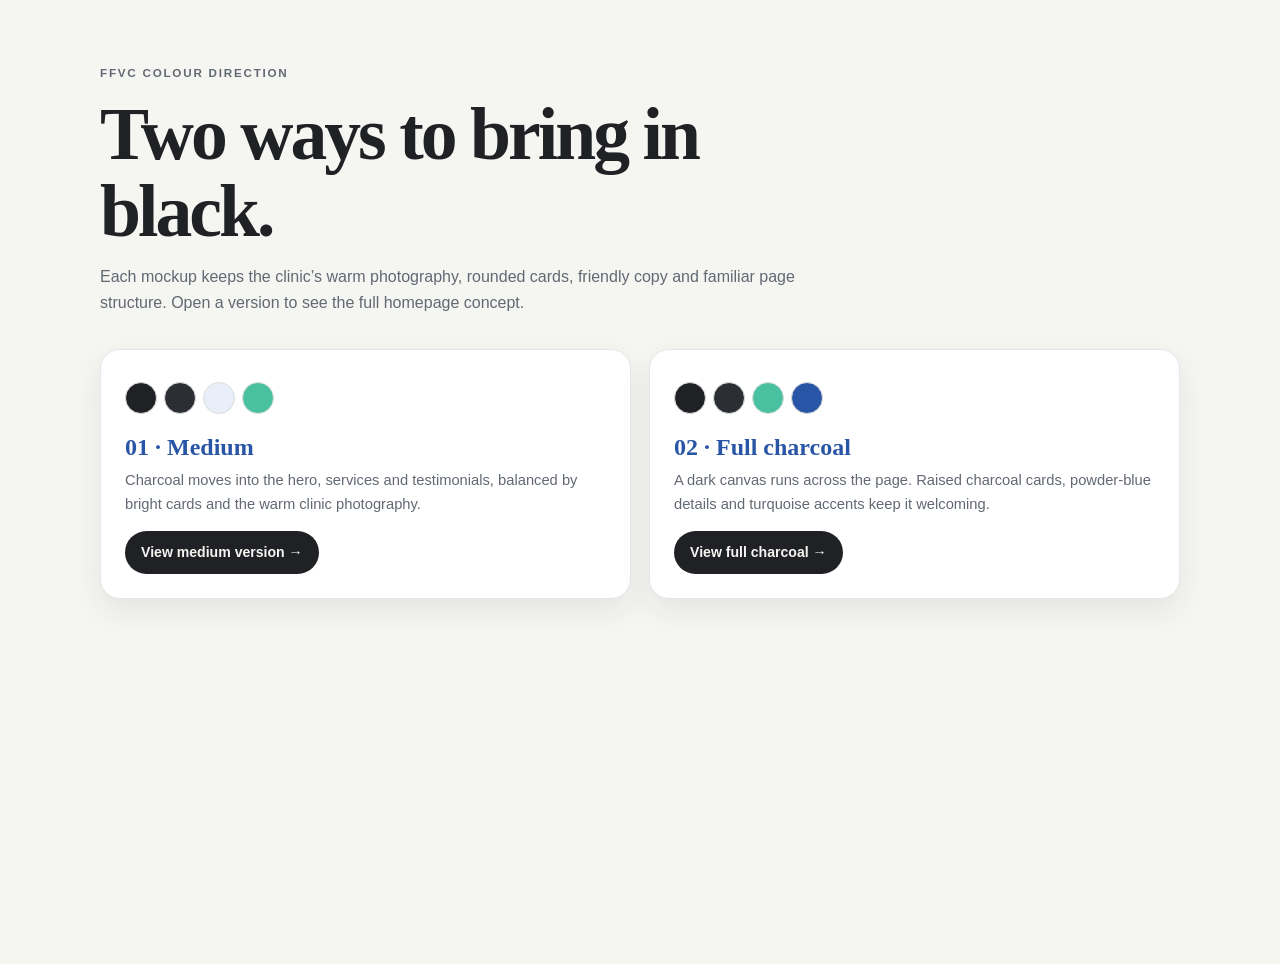
<file: ffvc-black-mockups/index.html>
<!doctype html><html lang="en-AU"><head><meta charset="utf-8"><meta name="viewport" content="width=device-width,initial-scale=1"><title>FFVC — Black palette mockups</title><link rel="stylesheet" href="styles.css"><style>
body{min-height:100vh;background:#f5f5f2;color:#202124;font:16px/1.6 'DM Sans',Arial,sans-serif}.wrap{width:min(1080px,calc(100% - 40px));margin:64px auto}.intro{max-width:700px;margin-bottom:34px}.intro h1{font:600 clamp(2.6rem,6vw,4.6rem)/1.05 'Playfair Display',Georgia,serif;letter-spacing:-.04em;color:#202124;margin:0 0 14px}.intro p{color:#626973}.grid{display:grid;grid-template-columns:repeat(2,1fr);gap:18px}.option{display:flex;flex-direction:column;min-height:240px;padding:24px;border-radius:20px;background:white;border:1px solid #e3e6eb;box-shadow:0 12px 30px rgba(32,33,36,.08)}.swatches{display:flex;gap:7px;margin:8px 0 20px}.swatches i{width:32px;height:32px;border-radius:50%;border:1px solid #ddd}.option h2{font:600 1.5rem 'Playfair Display',Georgia,serif;color:#2855a5;margin:0 0 8px}.option p{font-size:.92rem;color:#626973}.option a{margin-top:auto;display:inline-flex;width:max-content;background:#202124;color:#f5f5f2;padding:10px 16px;border-radius:999px;font-size:.88rem;font-weight:700}@media(max-width:700px){.wrap{margin:38px auto}.grid{grid-template-columns:1fr}}
</style></head><body><main class="wrap"><div class="intro"><p class="eyebrow">FFVC colour direction</p><h1>Two ways to bring in black.</h1><p>Each mockup keeps the clinic’s warm photography, rounded cards, friendly copy and familiar page structure. Open a version to see the full homepage concept.</p></div><div class="grid"><article class="option"><div class="swatches"><i style="background:#202124"></i><i style="background:#2b2e33"></i><i style="background:#e8eff9"></i><i style="background:#49c1a0"></i></div><h2>01 · Medium</h2><p>Charcoal moves into the hero, services and testimonials, balanced by bright cards and the warm clinic photography.</p><a href="medium.html">View medium version →</a></article><article class="option"><div class="swatches"><i style="background:#202124"></i><i style="background:#2b2e33"></i><i style="background:#49c1a0"></i><i style="background:#2855a5"></i></div><h2>02 · Full charcoal</h2><p>A dark canvas runs across the page. Raised charcoal cards, powder-blue details and turquoise accents keep it welcoming.</p><a href="full.html">View full charcoal →</a></article></div></main></body></html>
</file>
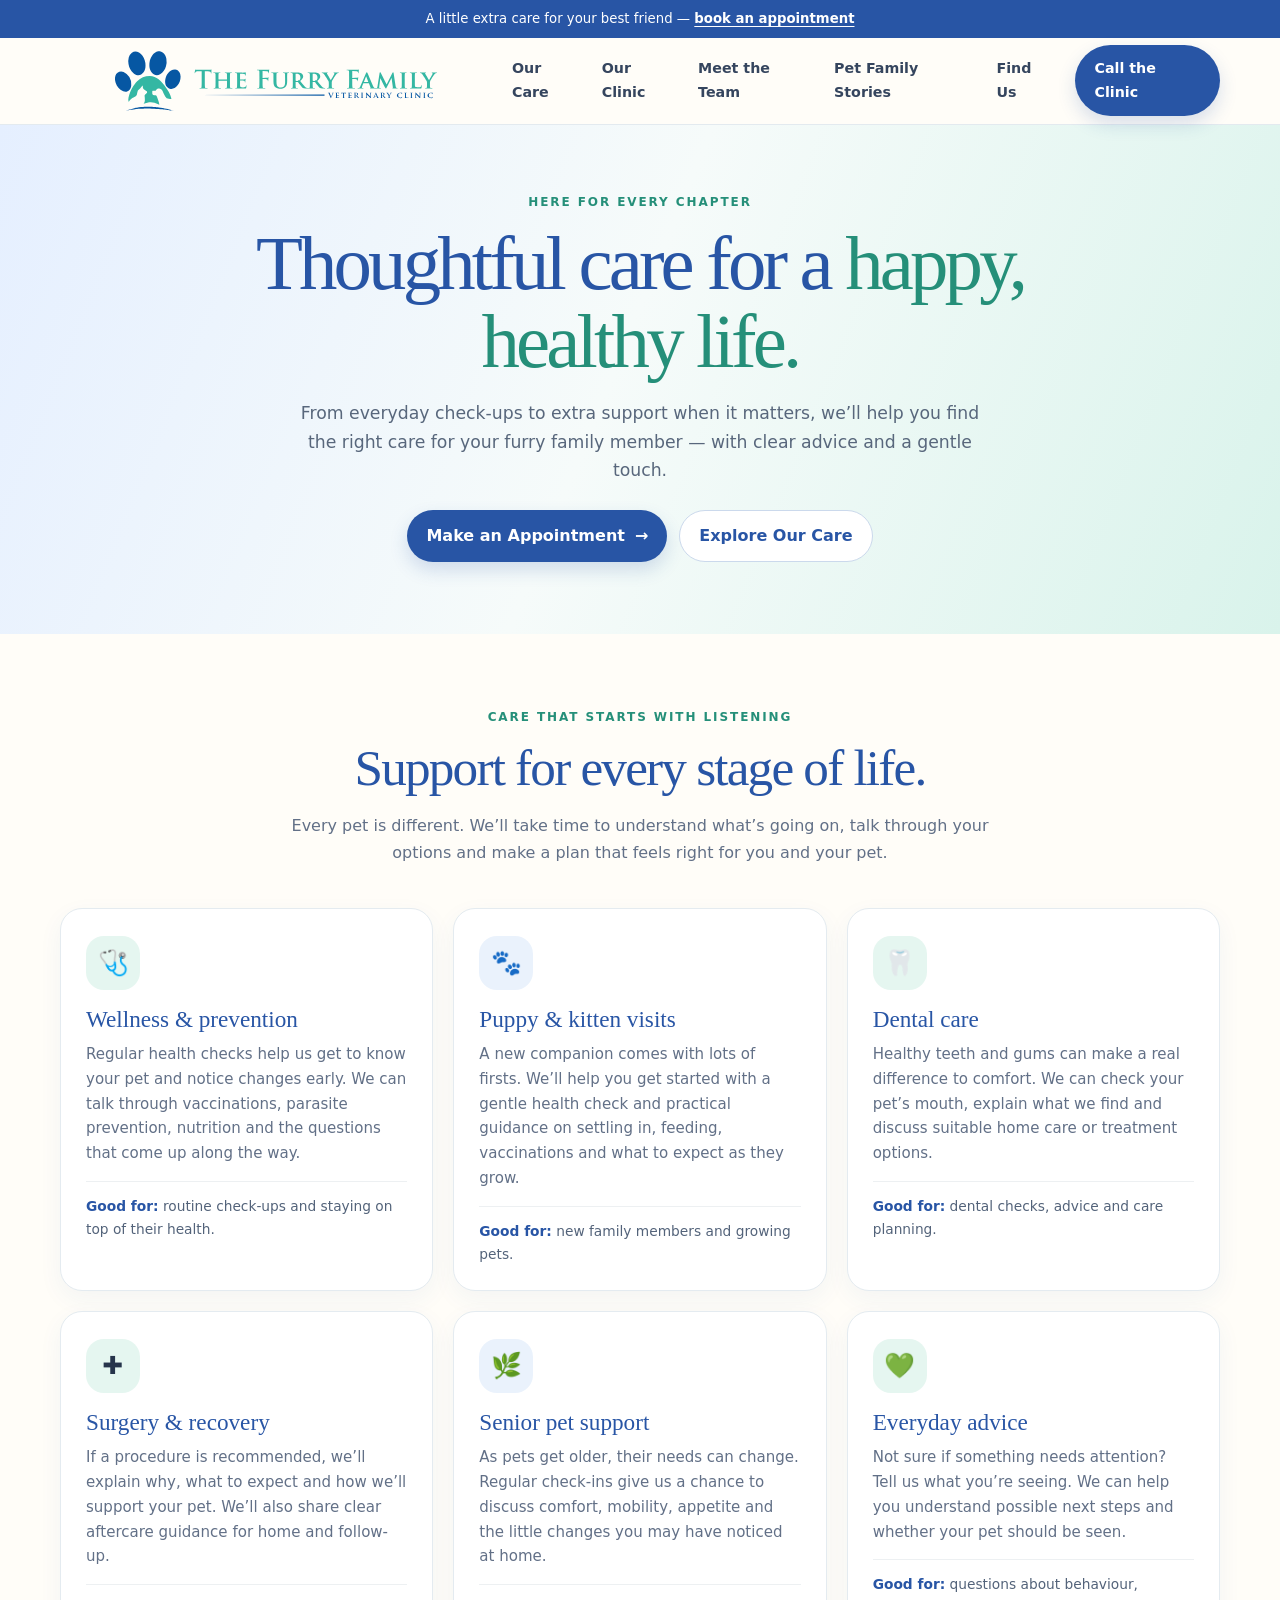
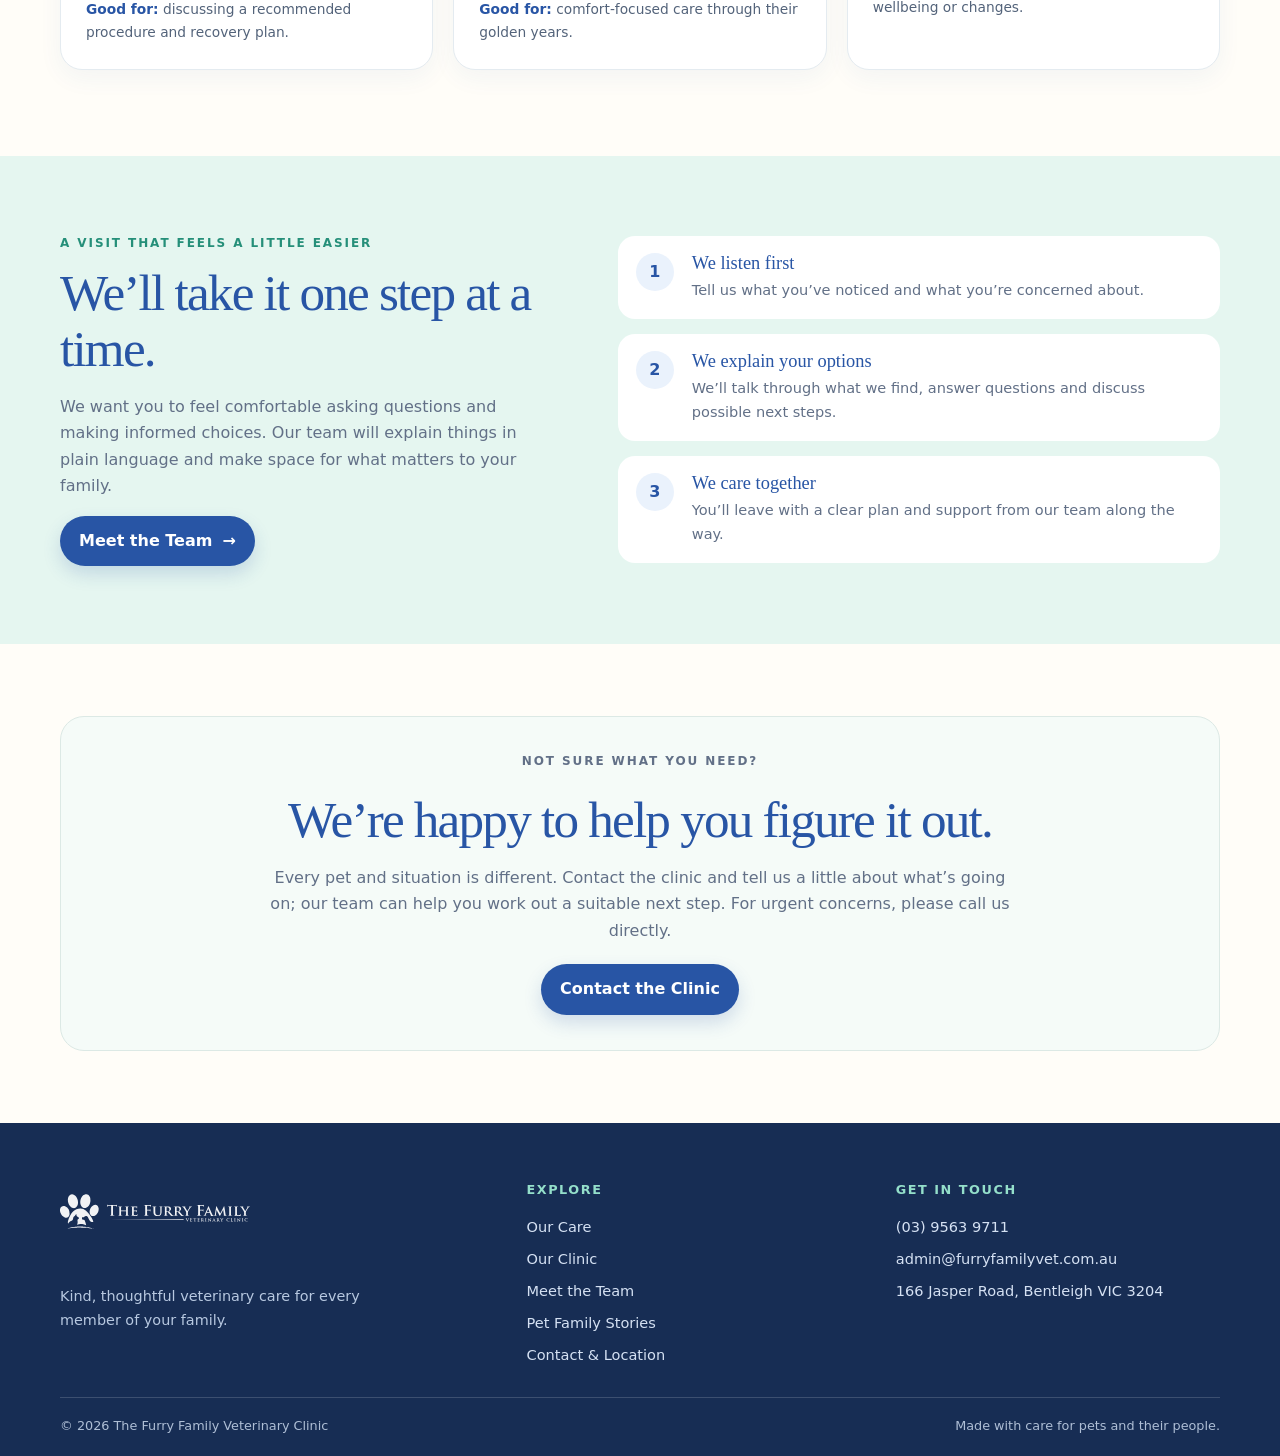
<file: care.html>
<!doctype html>
<html lang="en-AU">
<head>
<meta charset="utf-8"><meta name="viewport" content="width=device-width, initial-scale=1"><meta name="theme-color" content="#2855a5">
<meta name="description" content="Thoughtful veterinary care for every stage of your pet's life at The Furry Family Veterinary Clinic.">
<title>Our Care | The Furry Family Veterinary Clinic</title>
<style>
:root{--blue:#2855a5;--deep:#1f4489;--teal:#49c1a0;--teal-dark:#258f79;--mint:#e5f6f0;--powder:#eaf2fc;--cream:#fffdf8;--ink:#26344b;--muted:#627087;--line:#dce5ed;--shadow:0 18px 50px rgba(40,85,165,.12);--serif:Georgia,'Times New Roman',serif;--sans:system-ui,-apple-system,BlinkMacSystemFont,'Segoe UI',sans-serif}
*{box-sizing:border-box}html{scroll-behavior:smooth}body{margin:0;background:var(--cream);color:var(--ink);font:16px/1.65 var(--sans)}a{color:inherit;text-decoration:none}.container{width:min(1160px,calc(100% - 44px));margin:auto}.button{display:inline-flex;align-items:center;justify-content:center;gap:10px;border-radius:999px;padding:12px 19px;background:var(--blue);color:#fff;font-weight:750;box-shadow:0 8px 18px rgba(40,85,165,.18);transition:transform .2s,background .2s}.button:hover{background:var(--deep);transform:translateY(-2px)}.button.secondary{background:#fff;color:var(--blue);box-shadow:none;border:1px solid #cbd9ec}.eyebrow{margin:0 0 12px;color:var(--teal-dark);font-size:.75rem;font-weight:800;letter-spacing:.16em;text-transform:uppercase}.section-title{font:clamp(2.1rem,4vw,3.2rem)/1.08 var(--serif);letter-spacing:-.035em;color:var(--blue);margin:0 0 18px}
.announcement{background:var(--blue);color:white;text-align:center;padding:8px 16px;font-size:.83rem}.announcement a{text-decoration:underline;text-underline-offset:3px;font-weight:750}.site-header{position:sticky;top:0;z-index:10;background:rgba(255,253,248,.95);backdrop-filter:blur(14px);border-bottom:1px solid rgba(220,229,237,.8)}.nav-wrap{min-height:86px;display:flex;align-items:center;justify-content:space-between;gap:20px}.brand img{display:block;width:432px;height:60px;object-fit:contain}.nav-links{display:flex;align-items:center;gap:21px;font-size:.89rem;font-weight:650;color:#35455e}.nav-links a:not(.button):hover{color:var(--teal-dark)}.menu-toggle{display:none;border:1px solid var(--line);background:white;color:var(--blue);width:44px;height:44px;border-radius:50%;font-size:1.25rem;cursor:pointer}
.page-hero{padding:68px 0 72px;background:linear-gradient(112deg,#e5efff 0%,#f6fbfa 48%,#d9f3eb 100%);text-align:center}.page-hero h1{max-width:850px;margin:0 auto 18px;color:var(--blue);font:clamp(3rem,6vw,5rem)/1.02 var(--serif);letter-spacing:-.05em}.page-hero h1 em{color:var(--teal-dark);font-style:normal}.page-hero p:not(.eyebrow){max-width:700px;margin:0 auto;color:#58677c;font-size:1.08rem}.page-hero .hero-actions{display:flex;justify-content:center;flex-wrap:wrap;gap:12px;margin-top:25px}
.care-section{padding:74px 0 86px}.section-intro{text-align:center;max-width:720px;margin:0 auto 42px}.section-intro>p:last-child{color:var(--muted);margin:0}.care-grid{display:grid;grid-template-columns:repeat(3,1fr);gap:20px}.care-card{height:100%;padding:27px 25px 25px;border:1px solid #e4ebf0;border-radius:22px;background:#fff;box-shadow:0 8px 24px rgba(40,85,165,.055)}.care-icon{width:54px;height:54px;display:grid;place-items:center;border-radius:18px;background:var(--mint);font-size:1.55rem}.care-card:nth-child(3n+2) .care-icon{background:var(--powder)}.care-card h2{margin:16px 0 8px;color:var(--blue);font:1.45rem/1.2 var(--serif)}.care-card p{margin:0;color:var(--muted);font-size:.94rem}.care-card .detail{margin-top:15px;padding-top:13px;border-top:1px solid #edf0f2;color:#53637a;font-size:.86rem}.care-card .detail strong{color:var(--blue)}
.approach{padding:78px 0;background:var(--mint)}.approach-grid{display:grid;grid-template-columns:.9fr 1.1fr;gap:65px;align-items:center}.approach-copy>p:not(.eyebrow){color:var(--muted)}.approach-list{display:grid;gap:15px}.approach-item{display:grid;grid-template-columns:42px 1fr;gap:14px;align-items:start;padding:17px 18px;border-radius:17px;background:#fff}.approach-item .number{display:grid;place-items:center;width:38px;height:38px;border-radius:50%;background:var(--powder);color:var(--blue);font-weight:800}.approach-item h3{margin:0 0 4px;color:var(--blue);font:1.15rem var(--serif)}.approach-item p{margin:0;color:var(--muted);font-size:.91rem}.care-note{padding:72px 0}.note-card{padding:35px 38px;border:1px solid #dce9e5;border-radius:24px;background:#f5fbf8;text-align:center}.note-card p{max-width:760px;margin:0 auto 20px;color:var(--muted)}
.footer{padding:48px 0 20px;background:#172d54;color:#d5e1f3}.footer-grid{display:grid;grid-template-columns:1.3fr 1fr 1fr;gap:45px;padding-bottom:30px}.footer img{width:190px;height:82px;object-fit:contain;filter:brightness(0) invert(1);opacity:.94;margin-bottom:10px}.footer p{max-width:300px;color:#b7c8e0;font-size:.9rem}.footer h3{font-size:.8rem;color:#94dfca;text-transform:uppercase;letter-spacing:.12em;margin:8px 0 15px}.footer-links{display:grid;gap:8px;font-size:.91rem}.footer a:hover{color:#fff}.copyright{display:flex;justify-content:space-between;gap:18px;border-top:1px solid rgba(255,255,255,.16);padding-top:17px;color:#aebed5;font-size:.8rem}
@media(max-width:1050px){.nav-wrap{gap:12px}.brand img{width:300px}.nav-links{gap:13px;font-size:.82rem}.approach-grid{gap:35px}}
@media(max-width:720px){.container{width:min(100% - 32px,560px)}.announcement{font-size:.76rem}.nav-wrap{min-height:73px;gap:20px}.brand img{width:180px;height:52px}.menu-toggle{display:grid;place-items:center}.nav-links{display:none;position:absolute;top:calc(100% - 1px);left:0;right:0;padding:15px 22px 22px;background:var(--cream);border-bottom:1px solid var(--line);box-shadow:0 18px 25px rgba(31,68,137,.08);align-items:stretch;gap:0;font-size:.95rem}.nav-links.open{display:flex;flex-direction:column}.nav-links a:not(.button){padding:12px 4px;border-bottom:1px solid #edf0f1}.nav-links .button{margin-top:14px}.page-hero{padding:54px 0 58px}.page-hero h1{font-size:clamp(2.8rem,12vw,4rem)}.care-section{padding:54px 0 62px}.care-grid{grid-template-columns:1fr;gap:14px}.care-card{padding:22px}.approach{padding:58px 0}.approach-grid{grid-template-columns:1fr;gap:28px}.care-note{padding:55px 0}.note-card{padding:28px 20px}.footer-grid{grid-template-columns:1fr 1fr;gap:26px}.footer-grid>div:first-child{grid-column:1/-1}.copyright{flex-direction:column;gap:5px}}
@media(prefers-reduced-motion:reduce){html{scroll-behavior:auto}*,*:before,*:after{transition:none!important}}
</style>
</head>
<body>
<div class="announcement">A little extra care for your best friend — <a href="index.html#visit">book an appointment</a></div>
<header class="site-header"><div class="container nav-wrap"><a class="brand" href="index.html" aria-label="The Furry Family Veterinary Clinic home"><img src="ffvc-logo-long.svg" alt="The Furry Family Veterinary Clinic logo"></a><button class="menu-toggle" aria-label="Open navigation" aria-expanded="false" aria-controls="primary-nav">☰</button><nav class="nav-links" id="primary-nav" aria-label="Main navigation"><a href="care.html" aria-current="page">Our Care</a><a href="index.html#about">Our Clinic</a><a href="team.html">Meet the Team</a><a href="index.html#stories">Pet Family Stories</a><a href="index.html#visit">Find Us</a><a class="button" href="tel:+61395639711">Call the Clinic</a></nav></div></header>
<main>
<section class="page-hero"><div class="container"><p class="eyebrow">Here for every chapter</p><h1>Thoughtful care for a <em>happy, healthy life.</em></h1><p>From everyday check-ups to extra support when it matters, we’ll help you find the right care for your furry family member — with clear advice and a gentle touch.</p><div class="hero-actions"><a class="button" href="index.html#visit">Make an Appointment <span aria-hidden="true">→</span></a><a class="button secondary" href="#services">Explore Our Care</a></div></div></section>
<section class="care-section" id="services"><div class="container"><div class="section-intro"><p class="eyebrow">Care that starts with listening</p><h2 class="section-title">Support for every stage of life.</h2><p>Every pet is different. We’ll take time to understand what’s going on, talk through your options and make a plan that feels right for you and your pet.</p></div><div class="care-grid">
<article class="care-card"><span class="care-icon" aria-hidden="true">🩺</span><h2>Wellness &amp; prevention</h2><p>Regular health checks help us get to know your pet and notice changes early. We can talk through vaccinations, parasite prevention, nutrition and the questions that come up along the way.</p><p class="detail"><strong>Good for:</strong> routine check-ups and staying on top of their health.</p></article>
<article class="care-card"><span class="care-icon" aria-hidden="true">🐾</span><h2>Puppy &amp; kitten visits</h2><p>A new companion comes with lots of firsts. We’ll help you get started with a gentle health check and practical guidance on settling in, feeding, vaccinations and what to expect as they grow.</p><p class="detail"><strong>Good for:</strong> new family members and growing pets.</p></article>
<article class="care-card"><span class="care-icon" aria-hidden="true">🦷</span><h2>Dental care</h2><p>Healthy teeth and gums can make a real difference to comfort. We can check your pet’s mouth, explain what we find and discuss suitable home care or treatment options.</p><p class="detail"><strong>Good for:</strong> dental checks, advice and care planning.</p></article>
<article class="care-card"><span class="care-icon" aria-hidden="true">✚</span><h2>Surgery &amp; recovery</h2><p>If a procedure is recommended, we’ll explain why, what to expect and how we’ll support your pet. We’ll also share clear aftercare guidance for home and follow-up.</p><p class="detail"><strong>Good for:</strong> discussing a recommended procedure and recovery plan.</p></article>
<article class="care-card"><span class="care-icon" aria-hidden="true">🌿</span><h2>Senior pet support</h2><p>As pets get older, their needs can change. Regular check-ins give us a chance to discuss comfort, mobility, appetite and the little changes you may have noticed at home.</p><p class="detail"><strong>Good for:</strong> comfort-focused care through their golden years.</p></article>
<article class="care-card"><span class="care-icon" aria-hidden="true">💚</span><h2>Everyday advice</h2><p>Not sure if something needs attention? Tell us what you’re seeing. We can help you understand possible next steps and whether your pet should be seen.</p><p class="detail"><strong>Good for:</strong> questions about behaviour, wellbeing or changes.</p></article>
</div></div></section>
<section class="approach"><div class="container approach-grid"><div class="approach-copy"><p class="eyebrow">A visit that feels a little easier</p><h2 class="section-title">We’ll take it one step at a time.</h2><p>We want you to feel comfortable asking questions and making informed choices. Our team will explain things in plain language and make space for what matters to your family.</p><a class="button" href="team.html">Meet the Team <span aria-hidden="true">→</span></a></div><div class="approach-list"><article class="approach-item"><span class="number">1</span><div><h3>We listen first</h3><p>Tell us what you’ve noticed and what you’re concerned about.</p></div></article><article class="approach-item"><span class="number">2</span><div><h3>We explain your options</h3><p>We’ll talk through what we find, answer questions and discuss possible next steps.</p></div></article><article class="approach-item"><span class="number">3</span><div><h3>We care together</h3><p>You’ll leave with a clear plan and support from our team along the way.</p></div></article></div></div></section>
<section class="care-note"><div class="container"><div class="note-card"><p class="eyebrow">Not sure what you need?</p><h2 class="section-title">We’re happy to help you figure it out.</h2><p>Every pet and situation is different. Contact the clinic and tell us a little about what’s going on; our team can help you work out a suitable next step. For urgent concerns, please call us directly.</p><a class="button" href="index.html#visit">Contact the Clinic</a></div></div></section>
</main>
<footer class="footer"><div class="container"><div class="footer-grid"><div><a href="index.html"><img src="ffvc-logo-long.svg" alt="The Furry Family Veterinary Clinic"></a><p>Kind, thoughtful veterinary care for every member of your family.</p></div><div><h3>Explore</h3><div class="footer-links"><a href="care.html">Our Care</a><a href="index.html#about">Our Clinic</a><a href="team.html">Meet the Team</a><a href="index.html#stories">Pet Family Stories</a><a href="index.html#visit">Contact &amp; Location</a></div></div><div><h3>Get in Touch</h3><div class="footer-links"><a href="tel:+61395639711">(03) 9563 9711</a><a href="mailto:admin@furryfamilyvet.com.au">admin@furryfamilyvet.com.au</a><span>166 Jasper Road, Bentleigh VIC 3204</span></div></div></div><div class="copyright"><span>© <span id="year"></span> The Furry Family Veterinary Clinic</span><span>Made with care for pets and their people.</span></div></div></footer>
<script>const menuButton=document.querySelector('.menu-toggle');const nav=document.querySelector('#primary-nav');menuButton.addEventListener('click',()=>{const open=menuButton.getAttribute('aria-expanded')==='true';menuButton.setAttribute('aria-expanded',String(!open));menuButton.setAttribute('aria-label',open?'Open navigation':'Close navigation');menuButton.textContent=open?'☰':'×';nav.classList.toggle('open',!open)});nav.querySelectorAll('a').forEach(link=>link.addEventListener('click',()=>{nav.classList.remove('open');menuButton.setAttribute('aria-expanded','false');menuButton.setAttribute('aria-label','Open navigation');menuButton.textContent='☰'}));document.querySelector('#year').textContent=new Date().getFullYear();</script>
</body></html>
</file>
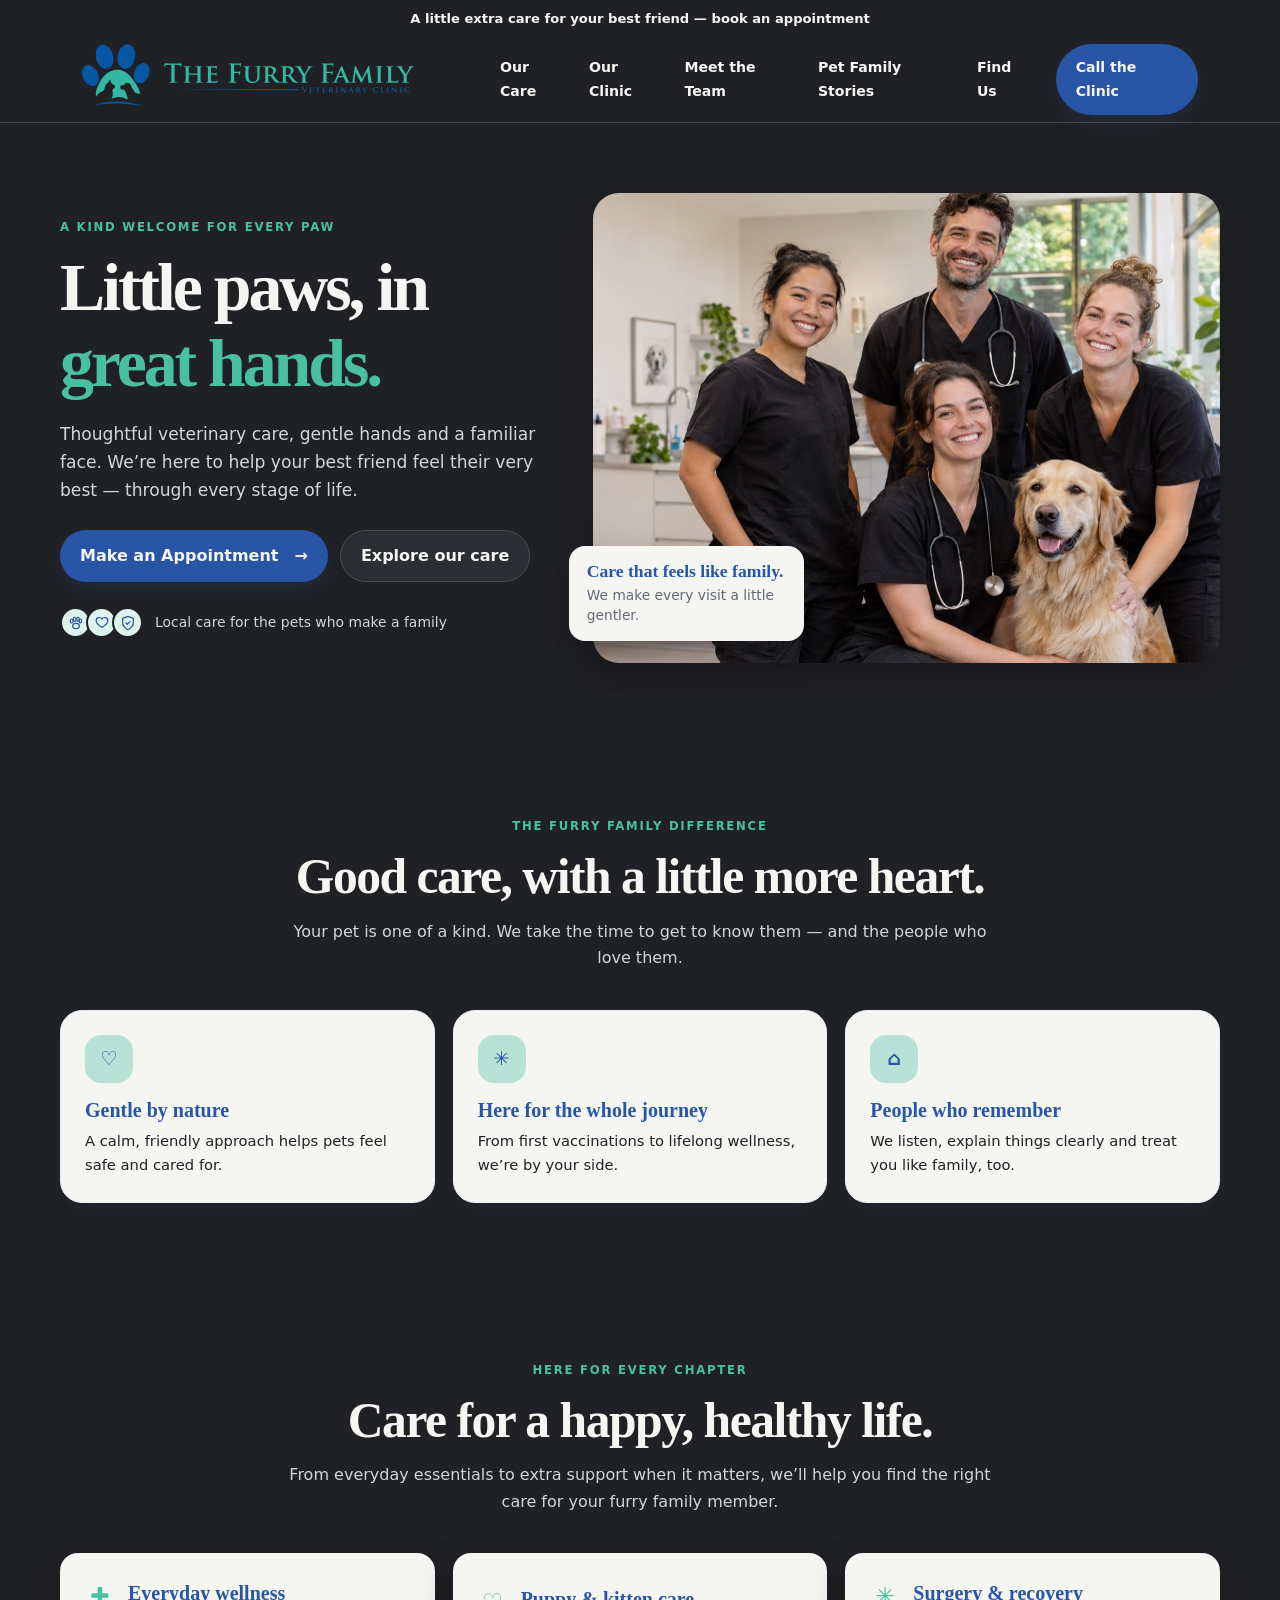
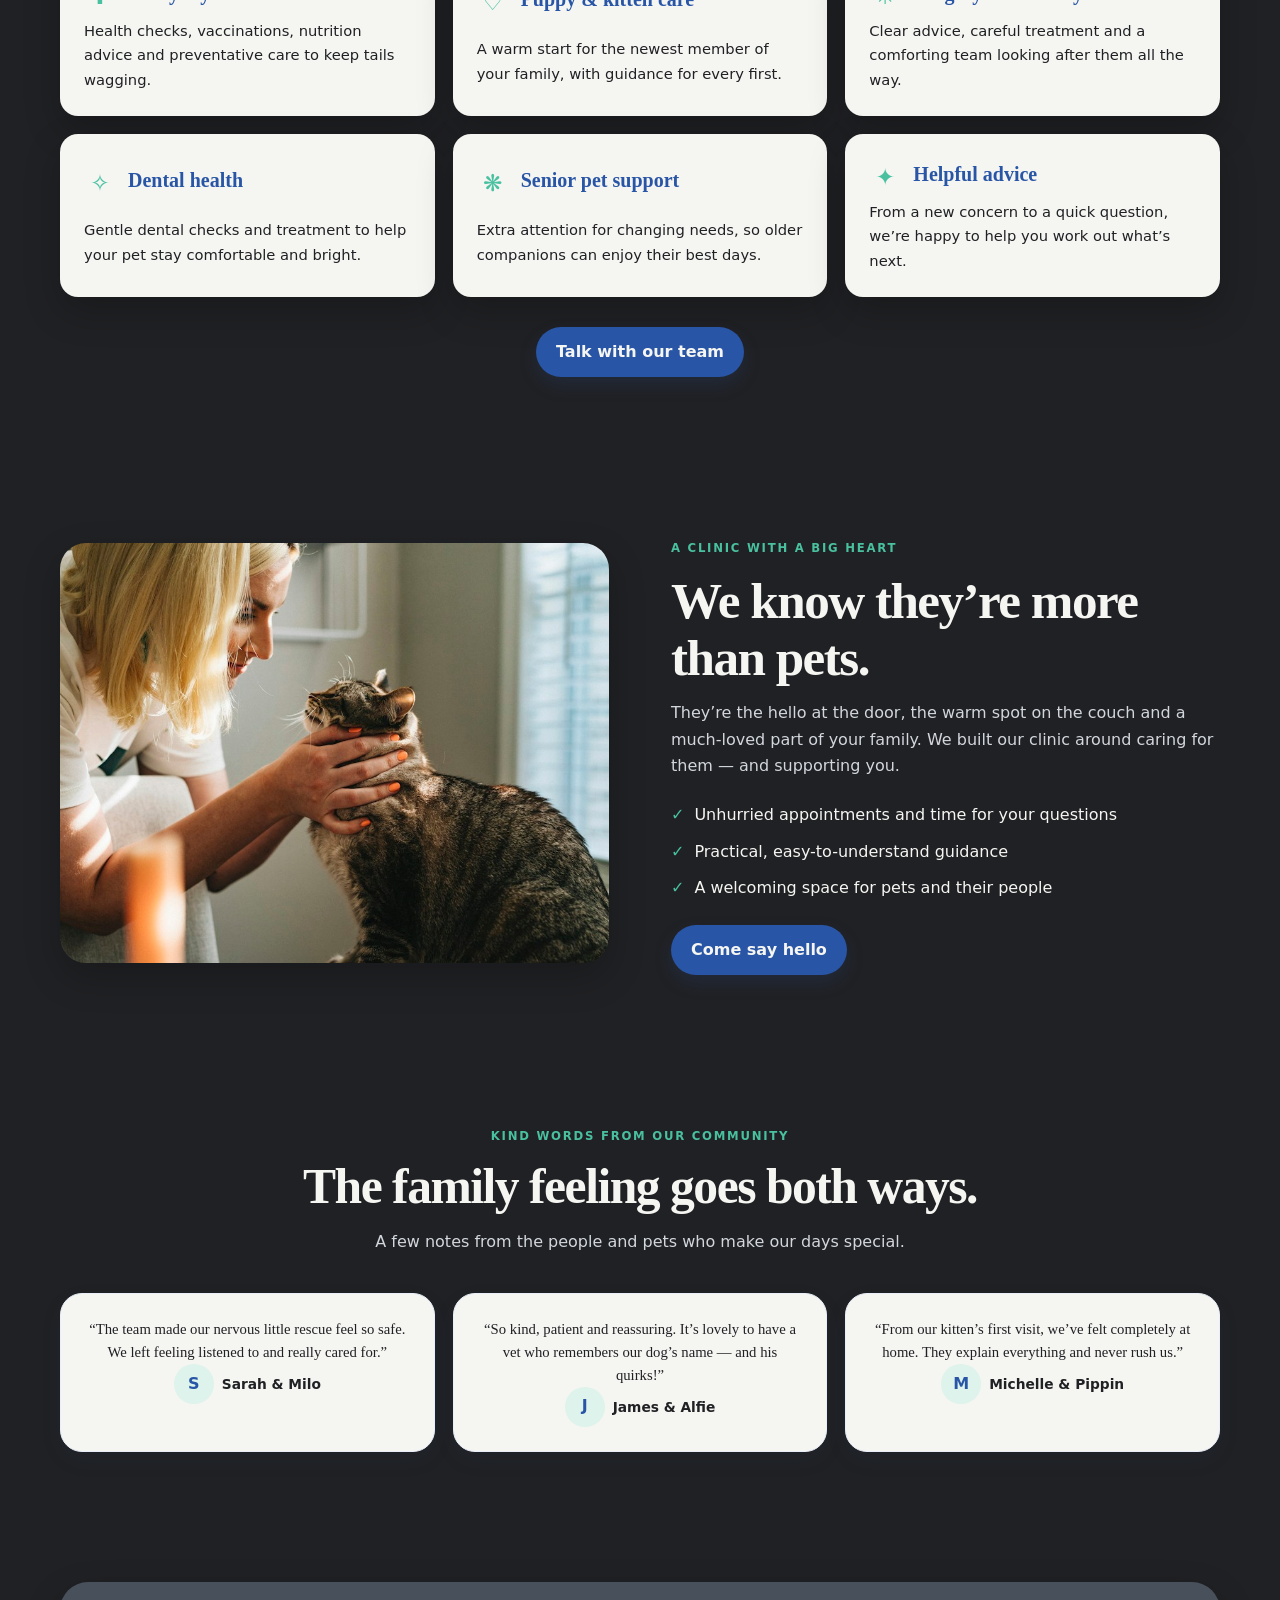
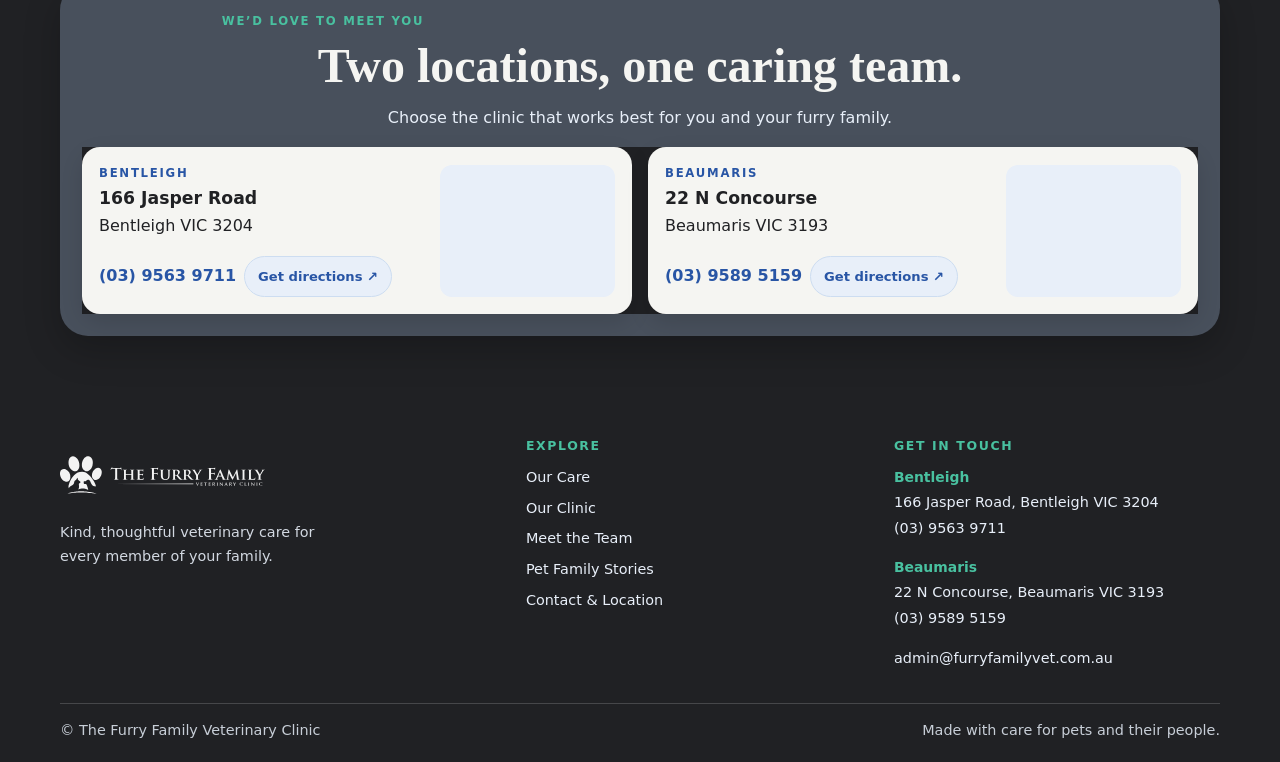
<file: ffvc-black-mockups/full.html>
<!doctype html>
<html lang="en-AU"><head><meta charset="utf-8"><meta name="viewport" content="width=device-width,initial-scale=1"><title>FFVC — Full charcoal mockup</title><link rel="stylesheet" href="styles.css"></head>
<body class="theme-full"><div class="announcement">A little extra care for your best friend — book an appointment</div><header class="header"><nav class="nav"><a href="index.html"><img class="logo" src="assets/ffvc-logo-long.svg" alt="The Furry Family Veterinary Clinic"></a><div class="links"><a>Our Care</a><a>Our Clinic</a><a>Meet the Team</a><a>Pet Family Stories</a><a>Find Us</a><a class="button">Call the Clinic</a></div></nav></header>
<main><section class="hero"><div class="container hero-grid"><div class="hero-copy"><p class="eyebrow">A kind welcome for every paw</p><h1>Little paws, in <em>great hands.</em></h1><p>Thoughtful veterinary care, gentle hands and a familiar face. We’re here to help your best friend feel their very best — through every stage of life.</p><div class="actions"><a class="button">Make an Appointment　→</a><a class="button secondary">Explore our care</a></div><div class="trust"><div class="trust-icons" aria-hidden="true"><span><svg viewBox="0 0 24 24" fill="none" stroke="currentColor" stroke-width="1.8" stroke-linecap="round" stroke-linejoin="round" focusable="false"><ellipse cx="12" cy="16.5" rx="5" ry="4"/><ellipse cx="5.5" cy="9" rx="2" ry="3"/><ellipse cx="10" cy="6.5" rx="2" ry="3"/><ellipse cx="15" cy="6.5" rx="2" ry="3"/><ellipse cx="18.5" cy="9" rx="2" ry="3"/></svg></span><span><svg viewBox="0 0 24 24" fill="none" stroke="currentColor" stroke-width="1.8" stroke-linecap="round" stroke-linejoin="round" focusable="false"><path d="M20.8 8.7c0 4.5-8.8 10-8.8 10s-8.8-5.5-8.8-10A4.7 4.7 0 0 1 12 6.2a4.7 4.7 0 0 1 8.8 2.5Z"/></svg></span><span><svg viewBox="0 0 24 24" fill="none" stroke="currentColor" stroke-width="1.8" stroke-linecap="round" stroke-linejoin="round" focusable="false"><path d="M12 22s8-4 8-11V5l-8-3-8 3v6c0 7 8 11 8 11Z"/><path d="m9 12 2 2 4-4"/></svg></span></div><span>Local care for the pets who make a family</span></div></div><div class="hero-photo"><img src="assets/home-team-hero.jpg" alt="A relaxed team of veterinarians and nurses in black scrubs with a happy dog"><div class="photo-note"><strong>Care that feels like family.</strong><span>We make every visit a little gentler.</span></div></div></div></section>
<section class="section"><div class="container"><div class="section-head"><p class="eyebrow">The Furry Family difference</p><h2>Good care, with a little more heart.</h2><p>Your pet is one of a kind. We take the time to get to know them — and the people who love them.</p></div><div class="cards"><article class="card"><div class="icon">♡</div><h3>Gentle by nature</h3><p>A calm, friendly approach helps pets feel safe and cared for.</p></article><article class="card"><div class="icon">✳</div><h3>Here for the whole journey</h3><p>From first vaccinations to lifelong wellness, we’re by your side.</p></article><article class="card"><div class="icon">⌂</div><h3>People who remember</h3><p>We listen, explain things clearly and treat you like family, too.</p></article></div></div></section>
<section class="section services"><div class="container"><div class="section-head"><p class="eyebrow">Here for every chapter</p><h2>Care for a happy, healthy life.</h2><p>From everyday essentials to extra support when it matters, we’ll help you find the right care for your furry family member.</p></div><div class="service-grid"><article class="service"><div class="icon">✚</div><h3>Everyday wellness</h3><p>Health checks, vaccinations, nutrition advice and preventative care to keep tails wagging.</p></article><article class="service"><div class="icon">♡</div><h3>Puppy &amp; kitten care</h3><p>A warm start for the newest member of your family, with guidance for every first.</p></article><article class="service"><div class="icon">✳</div><h3>Surgery &amp; recovery</h3><p>Clear advice, careful treatment and a comforting team looking after them all the way.</p></article><article class="service"><div class="icon">✧</div><h3>Dental health</h3><p>Gentle dental checks and treatment to help your pet stay comfortable and bright.</p></article><article class="service"><div class="icon">❋</div><h3>Senior pet support</h3><p>Extra attention for changing needs, so older companions can enjoy their best days.</p></article><article class="service"><div class="icon">✦</div><h3>Helpful advice</h3><p>From a new concern to a quick question, we’re happy to help you work out what’s next.</p></article></div><div class="service-cta"><a class="button">Talk with our team</a></div></div></section>
<section class="section"><div class="container about"><div class="about-photo"><img src="assets/home-clinic.jpg" alt="A veterinarian gently examining a dog"></div><div class="about-copy"><p class="eyebrow">A clinic with a big heart</p><h2>We know they’re more than pets.</h2><p>They’re the hello at the door, the warm spot on the couch and a much-loved part of your family. We built our clinic around caring for them — and supporting you.</p><ul class="checks"><li>Unhurried appointments and time for your questions</li><li>Practical, easy-to-understand guidance</li><li>A welcoming space for pets and their people</li></ul><a class="button">Come say hello</a></div></div></section>
<section class="section quotes"><div class="container"><div class="section-head"><p class="eyebrow">Kind words from our community</p><h2>The family feeling goes both ways.</h2><p>A few notes from the people and pets who make our days special.</p></div><div class="cards"><article class="card"><p class="quote">“The team made our nervous little rescue feel so safe. We left feeling listened to and really cared for.”</p><span class="avatar">S</span><span class="person">Sarah &amp; Milo</span></article><article class="card"><p class="quote">“So kind, patient and reassuring. It’s lovely to have a vet who remembers our dog’s name — and his quirks!”</p><span class="avatar">J</span><span class="person">James &amp; Alfie</span></article><article class="card"><p class="quote">“From our kitten’s first visit, we’ve felt completely at home. They explain everything and never rush us.”</p><span class="avatar">M</span><span class="person">Michelle &amp; Pippin</span></article></div></div></section>
<section class="visit"><div class="container visit-card"><div class="visit-copy"><p class="eyebrow">We’d love to meet you</p><h2>Two locations, one caring team.</h2><p>Choose the clinic that works best for you and your furry family.</p></div><div class="locations"><article class="location-card"><div class="location-info"><p class="eyebrow">Bentleigh</p><h3>166 Jasper Road</h3><p>Bentleigh VIC 3204</p><div class="location-actions"><a class="location-phone" href="tel:+61395639711">(03) 9563 9711</a><a class="button secondary directions" href="https://www.google.com/maps/search/?api=1&amp;query=166%20Jasper%20Road%2C%20Bentleigh%20VIC%203204">Get directions ↗</a></div></div><iframe class="location-map" src="https://www.google.com/maps?q=166%20Jasper%20Road%2C%20Bentleigh%20VIC%203204&amp;output=embed" title="Map of the Bentleigh clinic" loading="lazy" referrerpolicy="no-referrer-when-downgrade"></iframe></article><article class="location-card"><div class="location-info"><p class="eyebrow">Beaumaris</p><h3>22 N Concourse</h3><p>Beaumaris VIC 3193</p><div class="location-actions"><a class="location-phone" href="tel:+61395895159">(03) 9589 5159</a><a class="button secondary directions" href="https://www.google.com/maps/search/?api=1&amp;query=22%20N%20Concourse%2C%20Beaumaris%20VIC%203193">Get directions ↗</a></div></div><iframe class="location-map" src="https://www.google.com/maps?q=22%20N%20Concourse%2C%20Beaumaris%20VIC%203193&amp;output=embed" title="Map of the Beaumaris clinic" loading="lazy" referrerpolicy="no-referrer-when-downgrade"></iframe></article></div></div></section></main>
<footer class="footer"><div class="container"><div class="footer-grid"><div><img class="logo" src="assets/ffvc-logo-long.svg" alt=""><p>Kind, thoughtful veterinary care for every member of your family.</p></div><div><h3>Explore</h3><div class="footer-links"><a>Our Care</a><a>Our Clinic</a><a>Meet the Team</a><a>Pet Family Stories</a><a>Contact &amp; Location</a></div></div><div><h3>Get in touch</h3><div class="footer-links"><div class="footer-location"><b>Bentleigh</b><span>166 Jasper Road, Bentleigh VIC 3204</span><a href="tel:+61395639711">(03) 9563 9711</a></div><div class="footer-location"><b>Beaumaris</b><span>22 N Concourse, Beaumaris VIC 3193</span><a href="tel:+61395895159">(03) 9589 5159</a></div><a href="mailto:admin@furryfamilyvet.com.au">admin@furryfamilyvet.com.au</a></div></div></div><div class="copyright"><span>© The Furry Family Veterinary Clinic</span><span>Made with care for pets and their people.</span></div></div></footer></body></html>
</file>
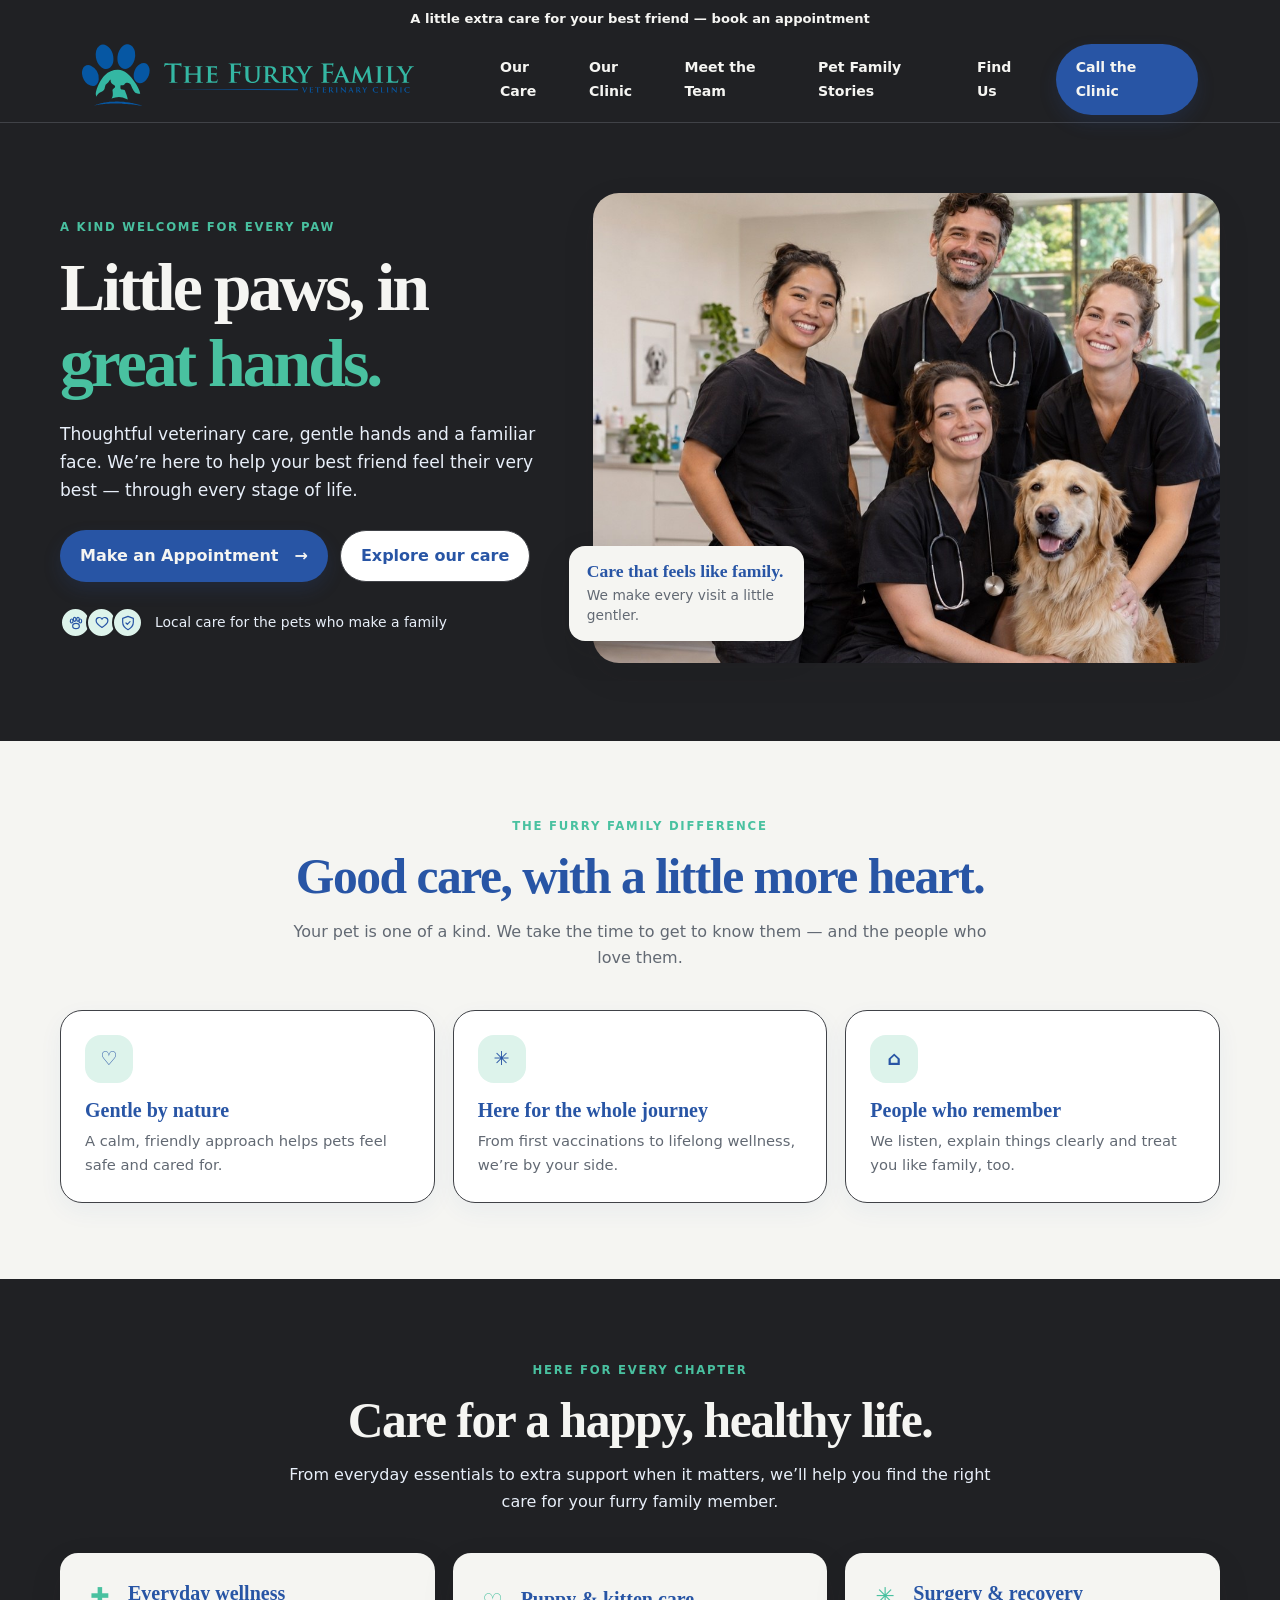
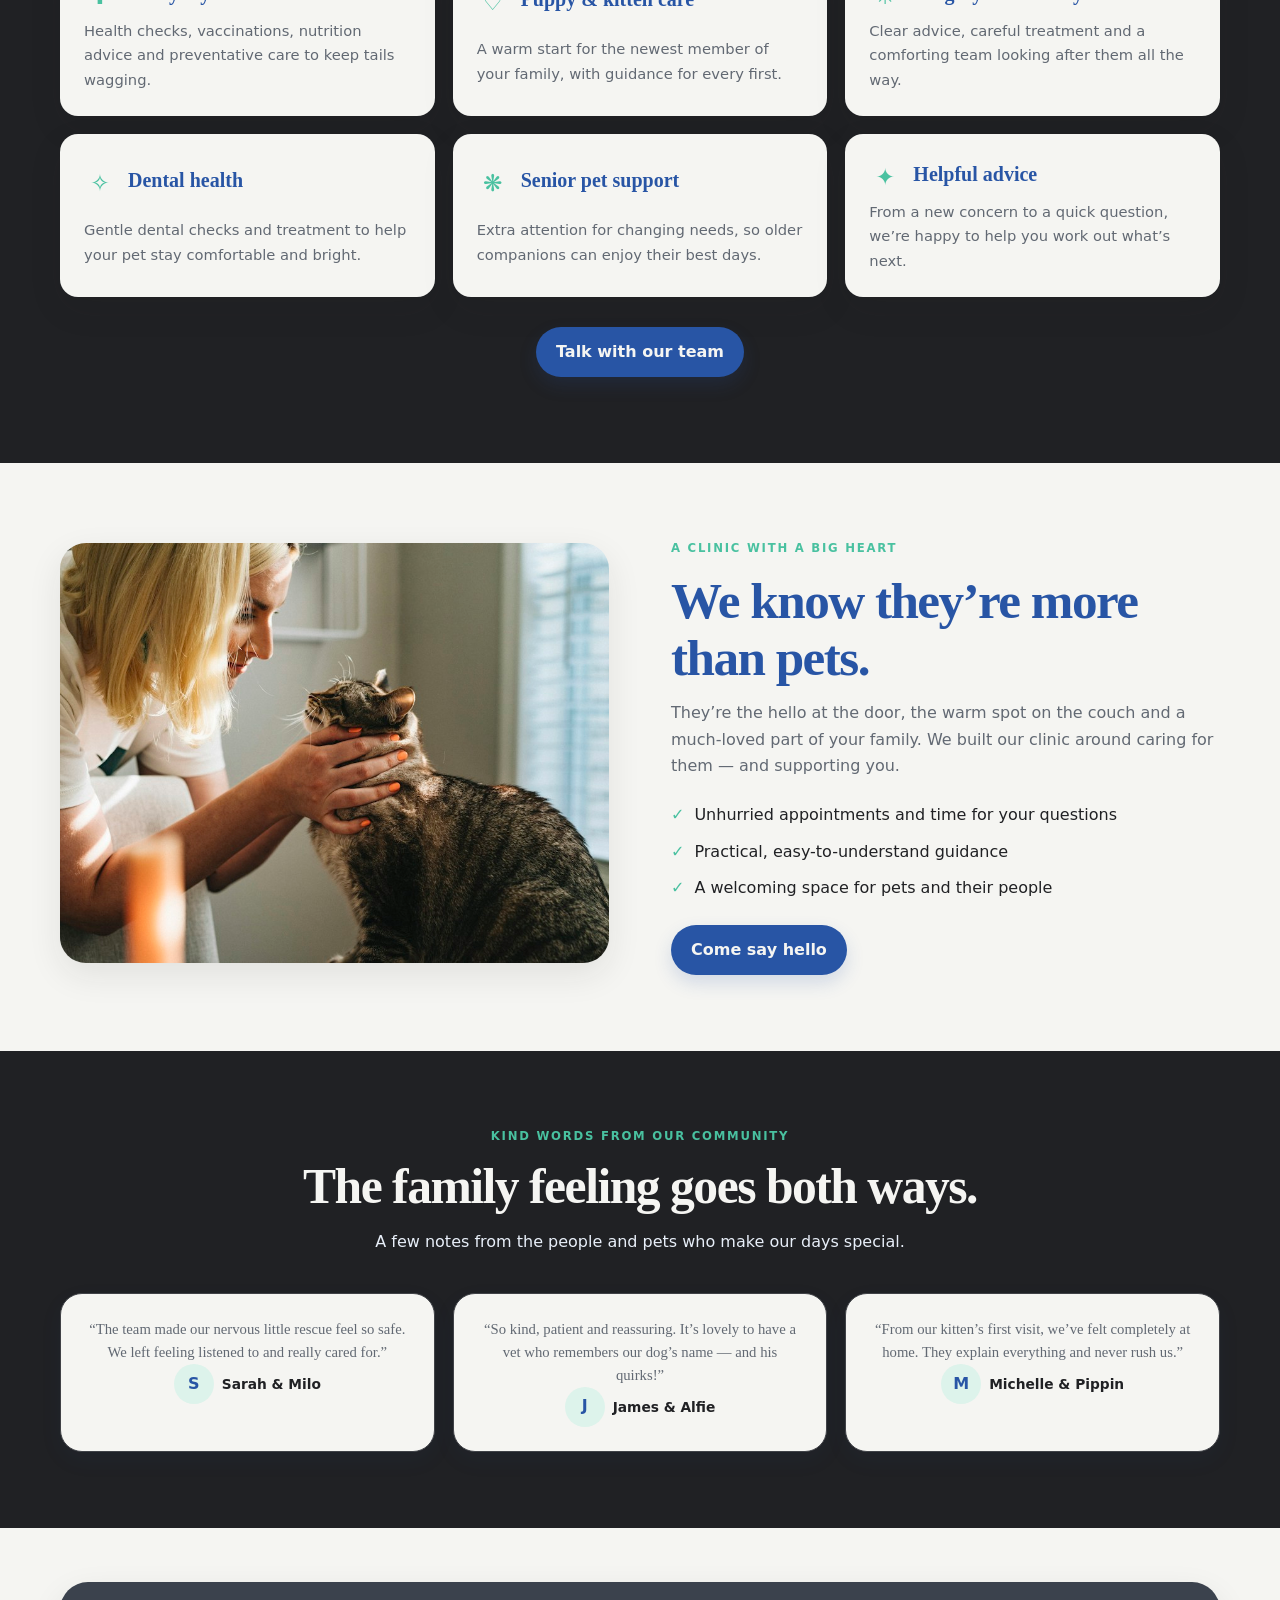
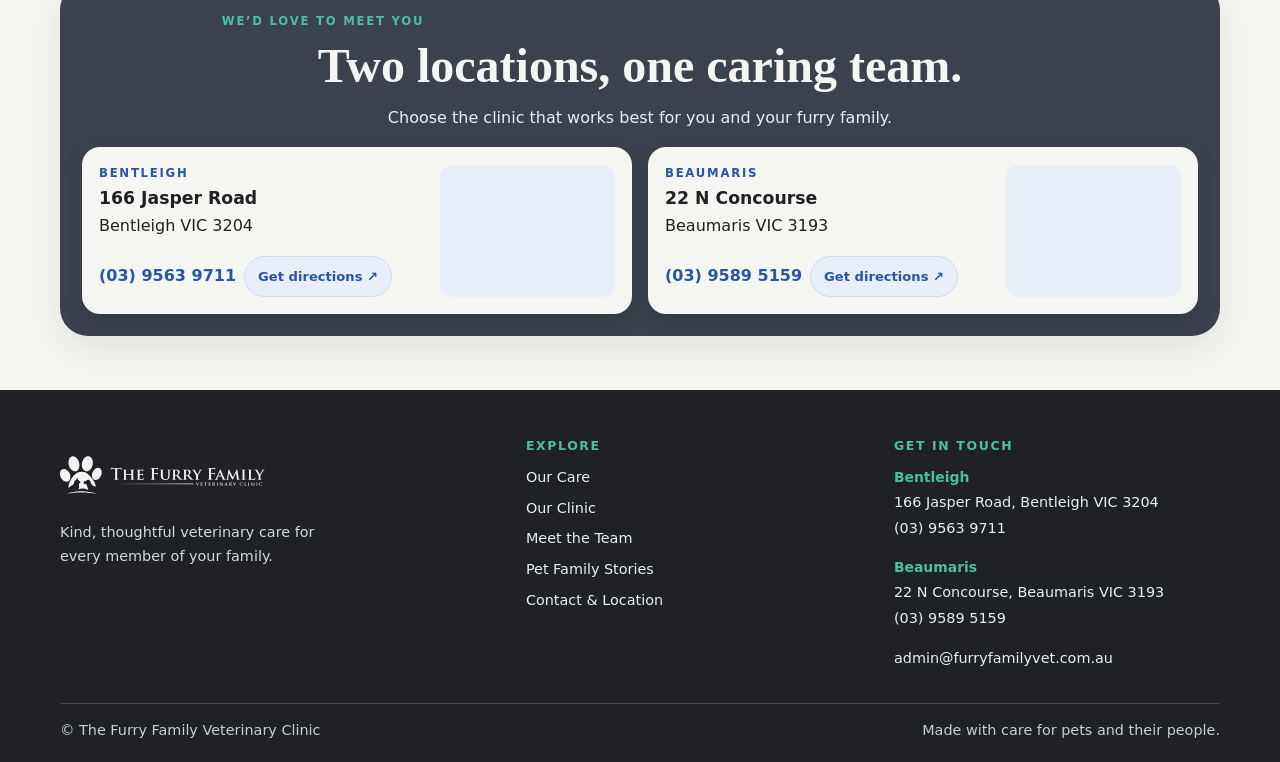
<file: ffvc-black-mockups/medium.html>
<!doctype html>
<html lang="en-AU"><head><meta charset="utf-8"><meta name="viewport" content="width=device-width,initial-scale=1"><title>FFVC — Medium charcoal mockup</title><link rel="stylesheet" href="styles.css"></head>
<body class="theme-medium"><div class="announcement">A little extra care for your best friend — book an appointment</div><header class="header"><nav class="nav"><a href="index.html"><img class="logo" src="assets/ffvc-logo-long.svg" alt="The Furry Family Veterinary Clinic"></a><div class="links"><a>Our Care</a><a>Our Clinic</a><a>Meet the Team</a><a>Pet Family Stories</a><a>Find Us</a><a class="button">Call the Clinic</a></div></nav></header>
<main><section class="hero"><div class="container hero-grid"><div class="hero-copy"><p class="eyebrow">A kind welcome for every paw</p><h1>Little paws, in <em>great hands.</em></h1><p>Thoughtful veterinary care, gentle hands and a familiar face. We’re here to help your best friend feel their very best — through every stage of life.</p><div class="actions"><a class="button">Make an Appointment　→</a><a class="button secondary">Explore our care</a></div><div class="trust"><div class="trust-icons" aria-hidden="true"><span><svg viewBox="0 0 24 24" fill="none" stroke="currentColor" stroke-width="1.8" stroke-linecap="round" stroke-linejoin="round" focusable="false"><ellipse cx="12" cy="16.5" rx="5" ry="4"/><ellipse cx="5.5" cy="9" rx="2" ry="3"/><ellipse cx="10" cy="6.5" rx="2" ry="3"/><ellipse cx="15" cy="6.5" rx="2" ry="3"/><ellipse cx="18.5" cy="9" rx="2" ry="3"/></svg></span><span><svg viewBox="0 0 24 24" fill="none" stroke="currentColor" stroke-width="1.8" stroke-linecap="round" stroke-linejoin="round" focusable="false"><path d="M20.8 8.7c0 4.5-8.8 10-8.8 10s-8.8-5.5-8.8-10A4.7 4.7 0 0 1 12 6.2a4.7 4.7 0 0 1 8.8 2.5Z"/></svg></span><span><svg viewBox="0 0 24 24" fill="none" stroke="currentColor" stroke-width="1.8" stroke-linecap="round" stroke-linejoin="round" focusable="false"><path d="M12 22s8-4 8-11V5l-8-3-8 3v6c0 7 8 11 8 11Z"/><path d="m9 12 2 2 4-4"/></svg></span></div><span>Local care for the pets who make a family</span></div></div><div class="hero-photo"><img src="assets/home-team-hero.jpg" alt="A relaxed team of veterinarians and nurses in black scrubs with a happy dog"><div class="photo-note"><strong>Care that feels like family.</strong><span>We make every visit a little gentler.</span></div></div></div></section>
<section class="section"><div class="container"><div class="section-head"><p class="eyebrow">The Furry Family difference</p><h2>Good care, with a little more heart.</h2><p>Your pet is one of a kind. We take the time to get to know them — and the people who love them.</p></div><div class="cards"><article class="card"><div class="icon">♡</div><h3>Gentle by nature</h3><p>A calm, friendly approach helps pets feel safe and cared for.</p></article><article class="card"><div class="icon">✳</div><h3>Here for the whole journey</h3><p>From first vaccinations to lifelong wellness, we’re by your side.</p></article><article class="card"><div class="icon">⌂</div><h3>People who remember</h3><p>We listen, explain things clearly and treat you like family, too.</p></article></div></div></section>
<section class="section services"><div class="container"><div class="section-head"><p class="eyebrow">Here for every chapter</p><h2>Care for a happy, healthy life.</h2><p>From everyday essentials to extra support when it matters, we’ll help you find the right care for your furry family member.</p></div><div class="service-grid"><article class="service"><div class="icon">✚</div><h3>Everyday wellness</h3><p>Health checks, vaccinations, nutrition advice and preventative care to keep tails wagging.</p></article><article class="service"><div class="icon">♡</div><h3>Puppy &amp; kitten care</h3><p>A warm start for the newest member of your family, with guidance for every first.</p></article><article class="service"><div class="icon">✳</div><h3>Surgery &amp; recovery</h3><p>Clear advice, careful treatment and a comforting team looking after them all the way.</p></article><article class="service"><div class="icon">✧</div><h3>Dental health</h3><p>Gentle dental checks and treatment to help your pet stay comfortable and bright.</p></article><article class="service"><div class="icon">❋</div><h3>Senior pet support</h3><p>Extra attention for changing needs, so older companions can enjoy their best days.</p></article><article class="service"><div class="icon">✦</div><h3>Helpful advice</h3><p>From a new concern to a quick question, we’re happy to help you work out what’s next.</p></article></div><div class="service-cta"><a class="button">Talk with our team</a></div></div></section>
<section class="section"><div class="container about"><div class="about-photo"><img src="assets/home-clinic.jpg" alt="A veterinarian gently examining a dog"></div><div class="about-copy"><p class="eyebrow">A clinic with a big heart</p><h2>We know they’re more than pets.</h2><p>They’re the hello at the door, the warm spot on the couch and a much-loved part of your family. We built our clinic around caring for them — and supporting you.</p><ul class="checks"><li>Unhurried appointments and time for your questions</li><li>Practical, easy-to-understand guidance</li><li>A welcoming space for pets and their people</li></ul><a class="button">Come say hello</a></div></div></section>
<section class="section quotes"><div class="container"><div class="section-head"><p class="eyebrow">Kind words from our community</p><h2>The family feeling goes both ways.</h2><p>A few notes from the people and pets who make our days special.</p></div><div class="cards"><article class="card"><p class="quote">“The team made our nervous little rescue feel so safe. We left feeling listened to and really cared for.”</p><span class="avatar">S</span><span class="person">Sarah &amp; Milo</span></article><article class="card"><p class="quote">“So kind, patient and reassuring. It’s lovely to have a vet who remembers our dog’s name — and his quirks!”</p><span class="avatar">J</span><span class="person">James &amp; Alfie</span></article><article class="card"><p class="quote">“From our kitten’s first visit, we’ve felt completely at home. They explain everything and never rush us.”</p><span class="avatar">M</span><span class="person">Michelle &amp; Pippin</span></article></div></div></section>
<section class="visit"><div class="container visit-card"><div class="visit-copy"><p class="eyebrow">We’d love to meet you</p><h2>Two locations, one caring team.</h2><p>Choose the clinic that works best for you and your furry family.</p></div><div class="locations"><article class="location-card"><div class="location-info"><p class="eyebrow">Bentleigh</p><h3>166 Jasper Road</h3><p>Bentleigh VIC 3204</p><div class="location-actions"><a class="location-phone" href="tel:+61395639711">(03) 9563 9711</a><a class="button secondary directions" href="https://www.google.com/maps/search/?api=1&amp;query=166%20Jasper%20Road%2C%20Bentleigh%20VIC%203204">Get directions ↗</a></div></div><iframe class="location-map" src="https://www.google.com/maps?q=166%20Jasper%20Road%2C%20Bentleigh%20VIC%203204&amp;output=embed" title="Map of the Bentleigh clinic" loading="lazy" referrerpolicy="no-referrer-when-downgrade"></iframe></article><article class="location-card"><div class="location-info"><p class="eyebrow">Beaumaris</p><h3>22 N Concourse</h3><p>Beaumaris VIC 3193</p><div class="location-actions"><a class="location-phone" href="tel:+61395895159">(03) 9589 5159</a><a class="button secondary directions" href="https://www.google.com/maps/search/?api=1&amp;query=22%20N%20Concourse%2C%20Beaumaris%20VIC%203193">Get directions ↗</a></div></div><iframe class="location-map" src="https://www.google.com/maps?q=22%20N%20Concourse%2C%20Beaumaris%20VIC%203193&amp;output=embed" title="Map of the Beaumaris clinic" loading="lazy" referrerpolicy="no-referrer-when-downgrade"></iframe></article></div></div></section></main>
<footer class="footer"><div class="container"><div class="footer-grid"><div><img class="logo" src="assets/ffvc-logo-long.svg" alt=""><p>Kind, thoughtful veterinary care for every member of your family.</p></div><div><h3>Explore</h3><div class="footer-links"><a>Our Care</a><a>Our Clinic</a><a>Meet the Team</a><a>Pet Family Stories</a><a>Contact &amp; Location</a></div></div><div><h3>Get in touch</h3><div class="footer-links"><div class="footer-location"><b>Bentleigh</b><span>166 Jasper Road, Bentleigh VIC 3204</span><a href="tel:+61395639711">(03) 9563 9711</a></div><div class="footer-location"><b>Beaumaris</b><span>22 N Concourse, Beaumaris VIC 3193</span><a href="tel:+61395895159">(03) 9589 5159</a></div><a href="mailto:admin@furryfamilyvet.com.au">admin@furryfamilyvet.com.au</a></div></div></div><div class="copyright"><span>© The Furry Family Veterinary Clinic</span><span>Made with care for pets and their people.</span></div></div></footer></body></html>
</file>
<file: ffvc-black-mockups/styles.css>
:root{--ink:#202124;--blue:#2855A5;--teal:#49C1A0;--warm:#F5F5F2;--powder:#E8EFF9;--mint:#DDF3EB;--paper:#fff;--body:#202124;--surface:#fff;--canvas:#F5F5F2;--muted:#626973;--line:#e4e8ed;--radius:22px;--shadow:0 12px 34px rgba(32,33,36,.09)}
*{box-sizing:border-box}body{margin:0;background:var(--canvas);color:var(--body);font:16px/1.65 system-ui,-apple-system,BlinkMacSystemFont,'Segoe UI',sans-serif}h1,h2,h3,p{margin-top:0}h1,h2,h3{font-family:Georgia,'Times New Roman',serif;line-height:1.12}a{color:inherit;text-decoration:none}.announcement{text-align:center;padding:8px 18px;background:var(--ink);color:var(--warm);font-size:.82rem;font-weight:600}.header{position:sticky;top:0;z-index:5;background:var(--header,#F5F5F2);color:var(--header-ink,#202124);border-bottom:1px solid var(--line)}.nav{max-width:1160px;height:84px;margin:auto;padding:0 22px;display:flex;align-items:center;justify-content:space-between;gap:28px}.logo{width:min(390px,39vw);height:62px;object-fit:contain;object-position:left center}.links{display:flex;align-items:center;gap:23px;font-size:.88rem;font-weight:650}.button{display:inline-flex;align-items:center;justify-content:center;padding:12px 20px;border-radius:999px;background:var(--blue);color:var(--warm);font-weight:750;box-shadow:0 8px 18px rgba(40,85,165,.17)}.button.secondary{background:var(--surface);color:var(--blue);border:1px solid var(--line);box-shadow:none}.container{width:min(1160px,calc(100% - 44px));margin:auto}.hero{padding:70px 0 78px;background:var(--hero,linear-gradient(112deg,#E8EFF9,#F5F5F2 52%,#DDF3EB))}.hero-grid{display:grid;grid-template-columns:1fr 1.02fr;gap:58px;align-items:center}.eyebrow{color:var(--eyebrow,#2855A5);font-size:.73rem;font-weight:800;letter-spacing:.15em;text-transform:uppercase;margin-bottom:13px}.hero h1{max-width:580px;color:var(--hero-title,#2855A5);font-size:clamp(3.1rem,5.3vw,5rem);letter-spacing:-.045em;margin-bottom:18px}.hero h1 em{color:var(--teal);font-style:normal}.hero-copy>p:not(.eyebrow){max-width:495px;color:var(--body);font-size:1.07rem}.actions{display:flex;flex-wrap:wrap;gap:12px;margin:25px 0}.trust{font-size:.87rem;color:var(--muted)}.hero-photo{position:relative}.hero-photo img{display:block;width:100%;height:430px;object-fit:cover;border-radius:46% 46% 24px 24px;box-shadow:var(--shadow)}.photo-note{position:absolute;left:-24px;bottom:22px;max-width:235px;background:var(--surface);padding:15px 18px;border-radius:16px;box-shadow:var(--shadow);font-size:.87rem}.photo-note strong{display:block;color:var(--blue);font:600 1.1rem Georgia,'Times New Roman',serif}.section{padding:76px 0;background:var(--section-bg,var(--canvas));color:var(--body)}.section-head{text-align:center;max-width:720px;margin:0 auto 38px}.section h2{font-size:clamp(2.15rem,4vw,3.1rem);color:var(--section-title,var(--blue));margin-bottom:14px;letter-spacing:-.03em}.section-head>p:last-child{color:var(--section-lead,var(--muted));margin-bottom:0}.cards{display:grid;grid-template-columns:repeat(3,1fr);gap:18px}.card{background:var(--card,var(--surface));color:var(--card-ink,var(--body));border:1px solid var(--card-line,var(--line));padding:24px;border-radius:var(--radius);box-shadow:var(--card-shadow,0 8px 24px rgba(40,85,165,.055))}.icon{width:48px;height:48px;border-radius:16px;background:var(--icon-bg,var(--mint));color:var(--blue);display:grid;place-items:center;font-size:1.2rem;font-weight:800;margin-bottom:16px}.card h3{font-size:1.25rem;color:var(--card-title,var(--blue));margin-bottom:8px}.card p{font-size:.92rem;color:var(--card-copy,var(--muted));margin-bottom:0}.services{--section-bg:var(--mint);padding-top:82px;padding-bottom:86px}.service-grid{display:grid;grid-template-columns:repeat(3,1fr);gap:18px}.service{padding:24px;background:var(--surface);border-radius:18px;box-shadow:var(--shadow)}.service .icon{background:transparent;color:var(--teal);font-size:1.5rem;margin-bottom:6px}.service h3{font-size:1.25rem;color:var(--blue);margin-bottom:7px}.service p{font-size:.92rem;color:var(--muted);margin-bottom:0}.service-cta{text-align:center;margin-top:30px}.about{display:grid;grid-template-columns:1fr 1fr;align-items:center;gap:62px}.about-photo img{width:100%;height:420px;object-fit:cover;border-radius:26px;box-shadow:var(--shadow)}.about h2{color:var(--blue);font-size:clamp(2.2rem,4vw,3.2rem)}.about-copy>p:not(.eyebrow){color:var(--muted)}.checks{padding-left:0;list-style:none;display:grid;gap:10px;margin:23px 0}.checks li:before{content:'✓';color:var(--teal);font-weight:900;margin-right:10px}.quotes{--section-bg:var(--powder);text-align:center}.quote{font:1.08rem/1.55 Georgia,'Times New Roman',serif;color:var(--body);margin-bottom:20px}.avatar{display:inline-grid;place-items:center;width:40px;height:40px;border-radius:50%;background:var(--mint);color:var(--blue);font-weight:800;margin-right:8px}.person{font-size:.86rem;font-weight:700}.visit{padding:78px 0}.visit-card{display:grid;grid-template-columns:1.1fr .9fr;overflow:hidden;border-radius:28px;background:var(--ink);color:var(--warm);box-shadow:var(--shadow)}.visit-copy{padding:42px}.visit-copy h2{color:var(--warm);font-size:clamp(2.2rem,4vw,3rem)}.visit-copy p{color:var(--powder);max-width:450px}.visit-copy .eyebrow{color:var(--teal)}.details{display:flex;flex-wrap:wrap;gap:24px;margin:22px 0}.details b,.details span{display:block}.details span{font-size:.85rem;color:var(--powder)}.map{min-height:355px;background:linear-gradient(135deg,#d8e4ef,#abc1d4);display:grid;place-items:center;color:#39516a;text-align:center;padding:22px}.map-card{background:rgba(255,255,255,.88);padding:18px 24px;border-radius:15px}.footer{background:var(--ink);color:var(--powder);padding:48px 0 20px}.footer-grid{display:grid;grid-template-columns:1.3fr 1fr 1fr;gap:42px;padding-bottom:32px}.footer .logo{width:205px;height:74px;filter:brightness(0) invert(1);opacity:.95}.footer h3{font:800 .78rem system-ui,-apple-system,BlinkMacSystemFont,'Segoe UI',sans-serif;color:var(--teal);letter-spacing:.13em;text-transform:uppercase}.footer p,.footer a,.footer span{font-size:.9rem}.footer p{max-width:290px;color:#d2d8e1}.footer-links{display:grid;gap:7px}.copyright{border-top:1px solid rgba(245,245,242,.18);padding-top:15px;display:flex;justify-content:space-between;color:#c7ced7;font-size:.78rem}
/* Medium: charcoal anchor bands, light content sections */.theme-medium{--eyebrow:#49C1A0;--header:#202124;--header-ink:#F5F5F2;--line:#404247;--hero:#202124;--hero-title:#F5F5F2;--body:#202124}.theme-medium .hero{color:#F5F5F2}.theme-medium .hero-copy>p:not(.eyebrow){color:#E8EFF9}.theme-medium .trust{color:#E8EFF9}.theme-medium .photo-note{--surface:#F5F5F2}.theme-medium .services{--section-bg:#202124;--section-title:#F5F5F2;--section-lead:#E8EFF9;--surface:#F5F5F2}.theme-medium .quotes{--section-bg:#202124;--section-title:#F5F5F2;--section-lead:#E8EFF9;--card:#F5F5F2}
/* Full charcoal canvas */.theme-full{--eyebrow:#49C1A0;--canvas:#202124;--header:#202124;--header-ink:#F5F5F2;--line:#44474c;--body:#F5F5F2;--muted:#D2D6DD;--hero:#202124;--hero-title:#F5F5F2;--section-bg:#202124;--section-title:#F5F5F2;--section-lead:#D2D6DD;--card:#2B2E33;--card-ink:#F5F5F2;--card-title:#F5F5F2;--card-copy:#D2D6DD;--card-line:#44474c;--surface:#2B2E33;--shadow:0 14px 36px rgba(0,0,0,.22)}.theme-full .hero-copy>p:not(.eyebrow),.theme-full .about-copy>p:not(.eyebrow){color:#D2D6DD}.theme-full .about h2{color:#F5F5F2}.theme-full .services{--section-bg:#202124}.theme-full .quotes{--section-bg:#202124;--card:#2B2E33}.theme-full .service{background:#2B2E33;color:#F5F5F2}.theme-full .service h3{color:#F5F5F2}.theme-full .service p{color:#D2D6DD}.theme-full .service .icon{color:var(--teal)}.theme-full .button.secondary{--surface:#2B2E33;color:#F5F5F2;border-color:#4b4e54}
.preview-bar{max-width:1160px;margin:28px auto 0;padding:0 22px;color:#646970;font:600 .76rem system-ui,-apple-system,BlinkMacSystemFont,'Segoe UI',sans-serif;letter-spacing:.1em;text-transform:uppercase}.preview-bar span{display:inline-block;border:1px solid #d7dbe1;border-radius:999px;padding:6px 11px;background:#fff}.theme-full .preview-bar{color:#d2d6dd}.theme-full .preview-bar span{background:#2b2e33;border-color:#44474c}
@media(max-width:850px){.links{gap:12px;font-size:.78rem}.nav{height:74px}.logo{width:280px}.hero-grid{gap:30px}.cards,.service-grid{grid-template-columns:repeat(2,1fr)}.about{gap:36px}.about-photo img{height:350px}}
@media(max-width:650px){.nav{height:68px}.logo{width:190px;height:54px}.links a:not(.button){display:none}.container{width:min(100% - 32px,560px)}.hero{padding:48px 0 58px}.hero-grid,.about{grid-template-columns:1fr;gap:30px}.hero h1{font-size:clamp(2.8rem,12vw,4rem)}.hero-photo img{height:330px}.photo-note{left:10px;bottom:12px}.section{padding:58px 0}.cards,.service-grid{grid-template-columns:1fr}.about-photo{order:2}.about-photo img{height:310px}.visit{padding:56px 0}.visit-card{grid-template-columns:1fr}.visit-copy{padding:30px 24px}.map{min-height:230px}.footer-grid{grid-template-columns:1fr 1fr;gap:24px}.footer-grid>div:first-child{grid-column:1/-1}.copyright{flex-direction:column;gap:4px}.theme-full .cards .card{padding:21px}}

.theme-full .photo-note{--surface:#F5F5F2;color:#202124}.theme-full .cards .card{--card:#F5F5F2;--card-ink:#202124;--card-title:#2855A5;--card-copy:#202124;--card-line:#E8EFF9}.theme-full .service{background:#F5F5F2;color:#202124}.theme-full .service h3{color:#2855A5}.theme-full .service p{color:#202124}.theme-full .visit-copy{background:#E8EFF9;color:#202124}.theme-full .visit-copy h2{color:#202124}.theme-full .visit-copy p{color:#202124}.theme-full .visit-copy .eyebrow{color:#2855A5}.theme-full .visit-copy .details span{color:#202124}
.theme-full .visit-copy .details b{color:#202124}
.theme-medium .hero-photo img{height:auto;aspect-ratio:3 / 2;object-fit:cover;object-position:center center}.theme-full .hero-photo img{height:auto;aspect-ratio:3 / 2;object-fit:cover;object-position:center center}.theme-full .cards .icon{background:#B8E2D5}

.visit-card{grid-template-columns:1fr 1fr;align-items:stretch}.visit-copy{align-self:center}.locations{display:grid;align-content:center;gap:14px;padding:18px;background:#202124}.location-card{padding:18px 20px;border-radius:18px;background:#F5F5F2;color:#202124;box-shadow:0 8px 22px rgba(0,0,0,.12)}.location-card .eyebrow{margin-bottom:5px;color:#2855A5}.location-card h3{margin:0 0 5px;color:#202124;font:700 1.08rem system-ui,-apple-system,BlinkMacSystemFont,'Segoe UI',sans-serif}.location-card>p:not(.eyebrow){margin:0 0 12px;color:#202124;font-size:.9rem}.location-actions{display:flex;align-items:center;flex-wrap:wrap;gap:10px}.location-phone{color:#2855A5;font-weight:750}.location-card .directions{padding:9px 13px;background:#E8EFF9;border-color:#E8EFF9;color:#2855A5;font-size:.82rem;box-shadow:none}.footer-location{display:grid;gap:2px;margin-bottom:9px}.footer-location b{display:inline-block;width:max-content;padding:3px 8px;border-radius:6px;background:#E8EFF9;color:#2855A5;font-size:.87rem}.theme-full .locations{background:#202124}.theme-full .visit-copy{background:#E8EFF9;color:#202124}.theme-full .visit-copy h2,.theme-full .visit-copy p{color:#202124}.theme-full .visit-copy .eyebrow{color:#2855A5}
@media(max-width:650px){.visit-card{grid-template-columns:1fr}.locations{padding:18px}.location-card{padding:17px}}
.photo-note span{display:block;margin-top:4px;color:#626973;font-size:.86rem;line-height:1.45}
.trust{display:flex;align-items:center;gap:12px;font-size:.87rem}.trust-icons{display:flex;align-items:center;flex:0 0 auto}.trust-icons span{display:grid;place-items:center;width:31px;height:31px;margin-left:-5px;border:2px solid var(--trust-border,#F5F5F2);border-radius:50%;background:#DDF3EB;color:#2855A5}.trust-icons span:first-child{margin-left:0}.trust-icons svg{width:16px;height:16px}.theme-medium .trust-icons span,.theme-full .trust-icons span{border-color:#202124}
.location-card{display:grid;grid-template-columns:minmax(0,1fr) 150px;align-items:center;gap:14px}.location-info{min-width:0}.location-map{display:block;width:150px;height:112px;border:0;border-radius:12px;background:#E8EFF9}.location-card .location-actions{gap:8px}.location-card .directions{white-space:nowrap}
@media(max-width:650px){.location-card{grid-template-columns:1fr}.location-map{width:100%;height:140px}}

/* Shared location layout: intro above two side-by-side clinic panels */.visit-card{grid-template-columns:1fr;gap:22px;padding:28px}.visit-copy{align-self:stretch;text-align:center;padding:24px 28px;background:#E8EFF9;color:#202124;border-radius:18px}.visit-copy h2,.visit-copy p{color:#202124}.visit-copy .eyebrow{color:#2855A5}.locations{grid-template-columns:repeat(2,minmax(0,1fr));align-content:stretch;gap:16px;padding:0;background:transparent}.location-card{grid-template-columns:minmax(0,1fr) 175px;align-items:center;gap:16px;padding:17px}.location-map{width:175px;height:132px}.location-card a.button.secondary.directions{color:#2855A5;background:#E8EFF9;border-color:#CDDDF1}.theme-full .visit-card{background:#202124}.theme-full .visit-copy{background:#E8EFF9;color:#202124}.theme-full .visit-copy h2,.theme-full .visit-copy p{color:#202124}.theme-full .visit-copy .eyebrow{color:#2855A5}
@media(max-width:850px){.locations{grid-template-columns:1fr}.location-card{grid-template-columns:minmax(0,1fr) 160px}.location-map{width:160px;height:124px}}
@media(max-width:650px){.visit-card{padding:18px}.locations{grid-template-columns:1fr}.location-card{grid-template-columns:1fr}.location-map{width:100%;height:160px}}

/* Transparent visit heading over a softened charcoal outer panel */.visit-card{background:#2B2E33}.visit-copy{background:transparent;color:#F5F5F2}.visit-copy h2,.visit-copy p{color:#F5F5F2}.visit-copy .eyebrow{color:#49C1A0}.theme-full .visit-card{background:#2B2E33}.theme-full .visit-copy{background:transparent;color:#F5F5F2}.theme-full .visit-copy h2,.theme-full .visit-copy p{color:#F5F5F2}.theme-full .visit-copy .eyebrow{color:#49C1A0}

/* More contrast and a tighter visit panel */.visit{padding:54px 0}.visit-card{padding:22px;gap:16px;background:#3B424D}.visit-copy{padding:8px 16px 0;text-align:center}.visit-copy .eyebrow{margin-bottom:8px}.visit-copy h2{margin:0 auto 12px}.visit-copy p:not(.eyebrow){max-width:600px;margin:0 auto;color:#E8EFF9;text-align:center}.theme-full .visit-card{background:#3B424D}.theme-full .visit-copy{padding:8px 16px 0;background:transparent;text-align:center}.theme-full .visit-copy h2{margin:0 auto 12px;color:#F5F5F2}.theme-full .visit-copy p:not(.eyebrow){max-width:600px;margin:0 auto;color:#E8EFF9;text-align:center}.theme-full .visit-copy .eyebrow{margin-bottom:8px}
@media(max-width:650px){.visit{padding:42px 0}.visit-card{padding:16px;gap:14px}.visit-copy{padding:6px 8px 0}}
/* Full charcoal location refinements: lift the visit panel */
.theme-full .visit-card{background:#48505C}

/* Shared hero treatment: friendly team photo in a clean rounded rectangle */
.hero-photo img{border-radius:26px;object-position:center center}

/* Give the shared hero photo more visual weight in both charcoal treatments */
.theme-medium .hero-grid,.theme-full .hero-grid{grid-template-columns:.88fr 1.12fr;gap:40px}
.theme-medium .hero-photo img,.theme-full .hero-photo img{aspect-ratio:4 / 3}
@media(max-width:850px){.theme-medium .hero-grid,.theme-full .hero-grid{grid-template-columns:.9fr 1.1fr;gap:26px}}
@media(max-width:650px){.theme-medium .hero-grid,.theme-full .hero-grid{grid-template-columns:1fr}.theme-medium .hero-photo img,.theme-full .hero-photo img{aspect-ratio:4 / 3}}

/* Keep full charcoal hero geometry explicitly matched to the medium version */
.theme-full .hero-grid{grid-template-columns:.88fr 1.12fr;gap:40px}
.theme-full .hero-photo img{aspect-ratio:4 / 3;border-radius:26px;object-position:center center}
@media(max-width:850px){.theme-full .hero-grid{grid-template-columns:.9fr 1.1fr;gap:26px}}
@media(max-width:650px){.theme-full .hero-grid{grid-template-columns:1fr}.theme-full .hero-photo img{aspect-ratio:4 / 3}}

/* Footer locations without badge backgrounds */
.footer-location b{width:auto;padding:0;border-radius:0;background:transparent;color:#49C1A0}

/* Service cards: icon + title on one row */
.service{display:grid;grid-template-columns:auto 1fr;column-gap:12px;row-gap:10px;align-items:center}
.service .icon{grid-column:1;grid-row:1;margin-bottom:0;width:2rem;height:2rem;border-radius:0;font-size:1.45rem}
.service h3{grid-column:2;grid-row:1;margin-bottom:0;line-height:1.2}
.service p{grid-column:1/-1;grid-row:2}
</file>
